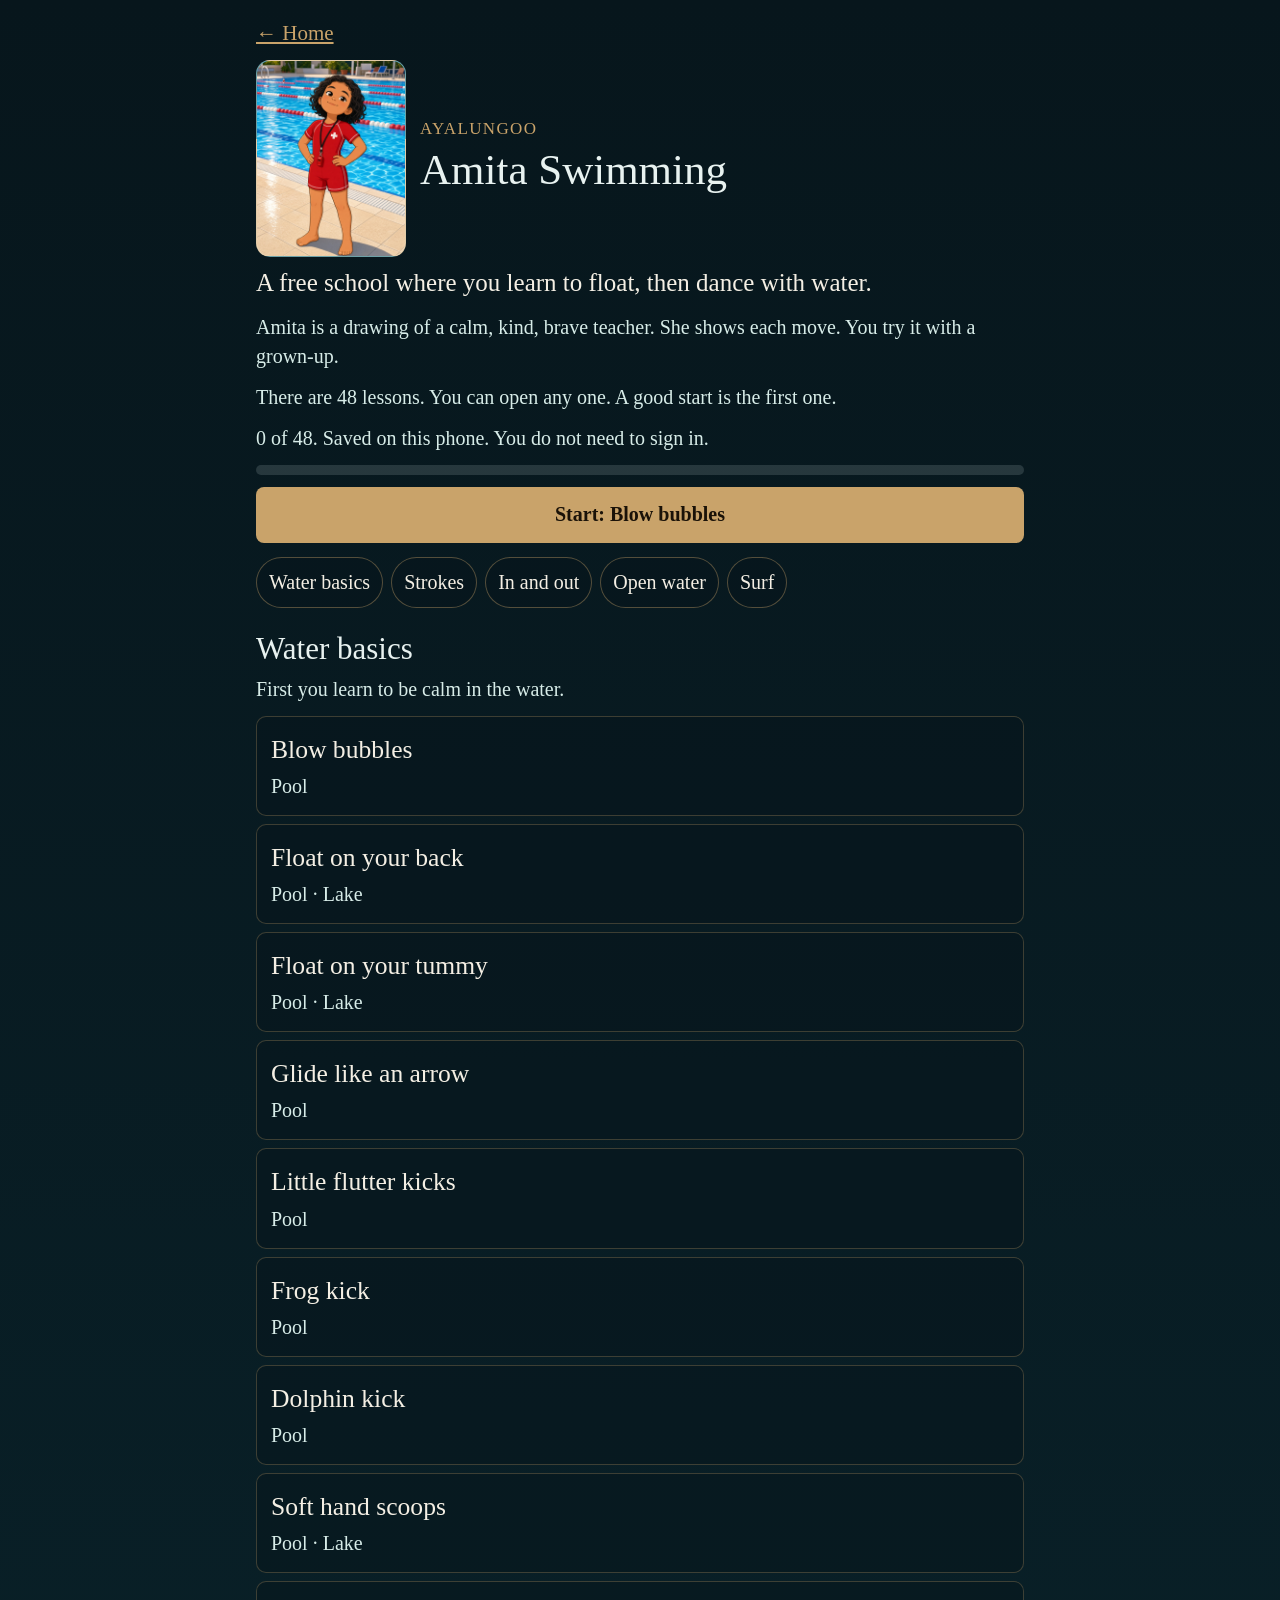
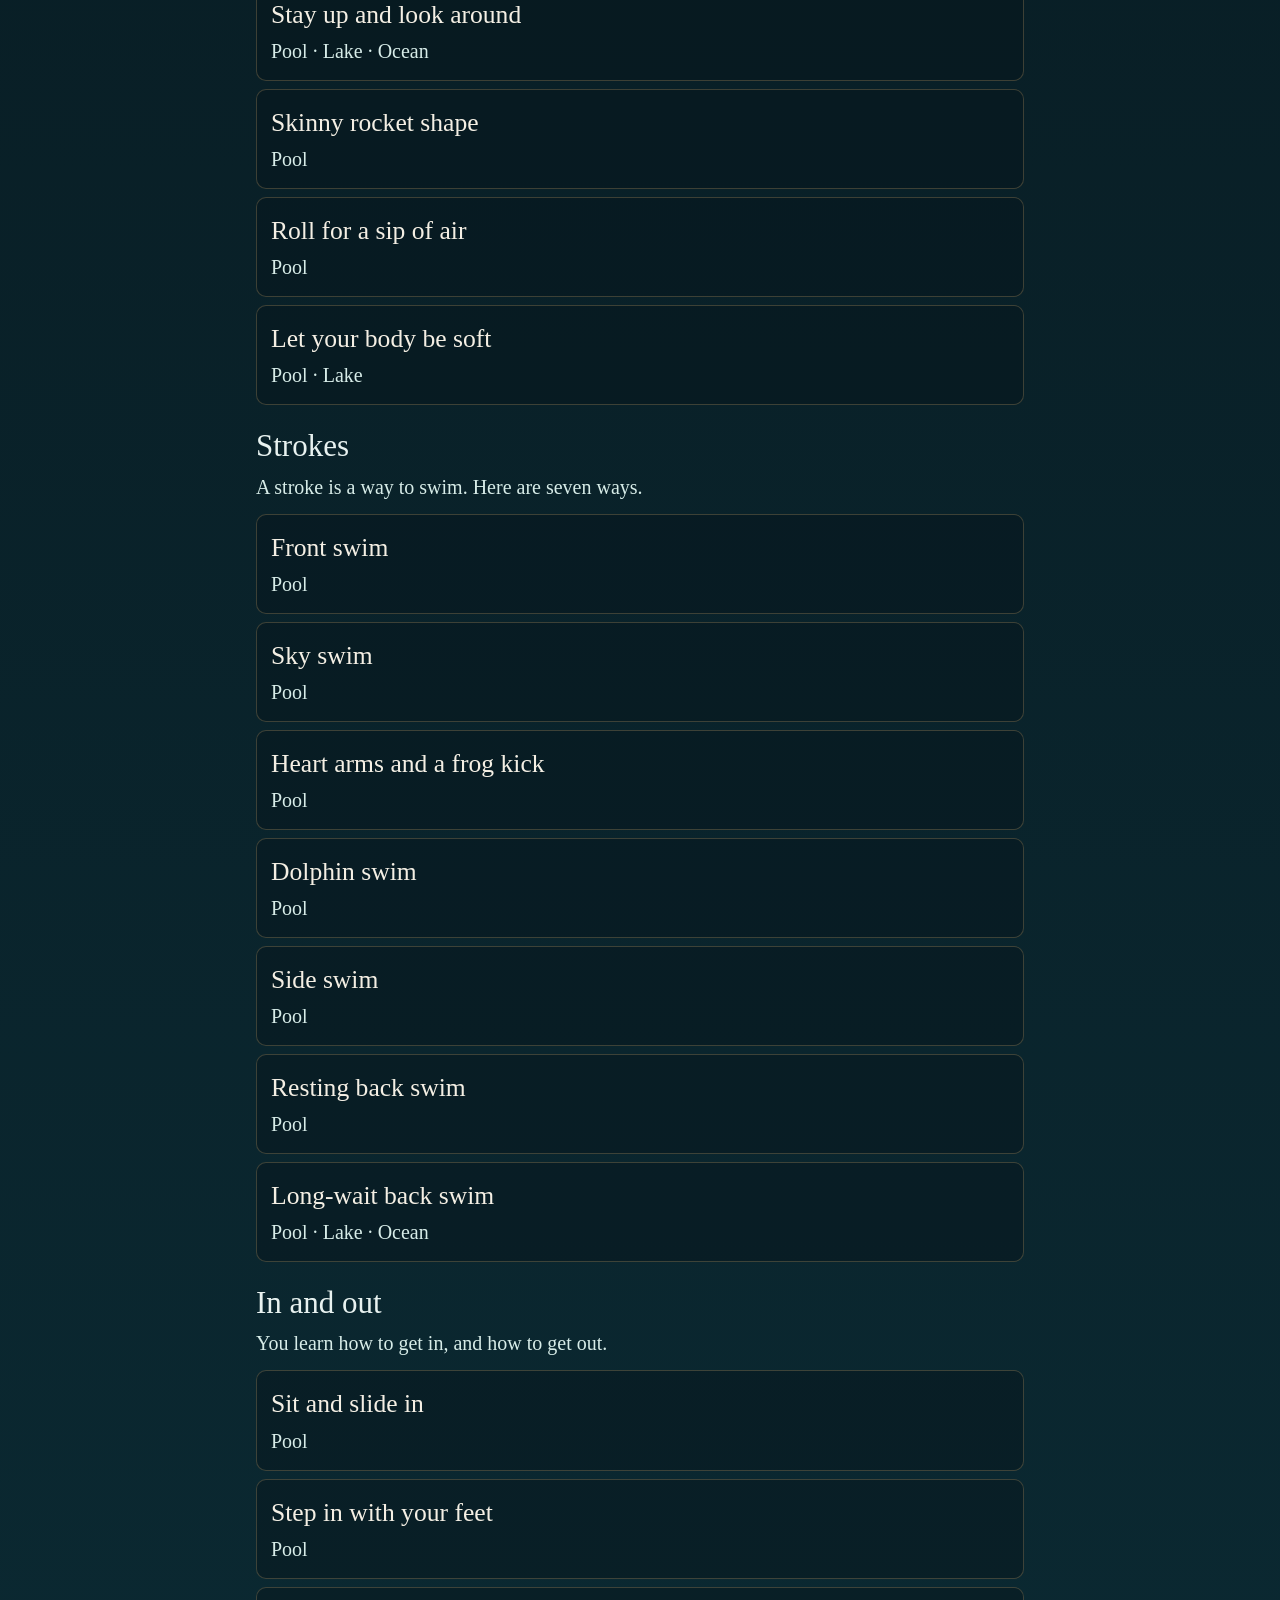
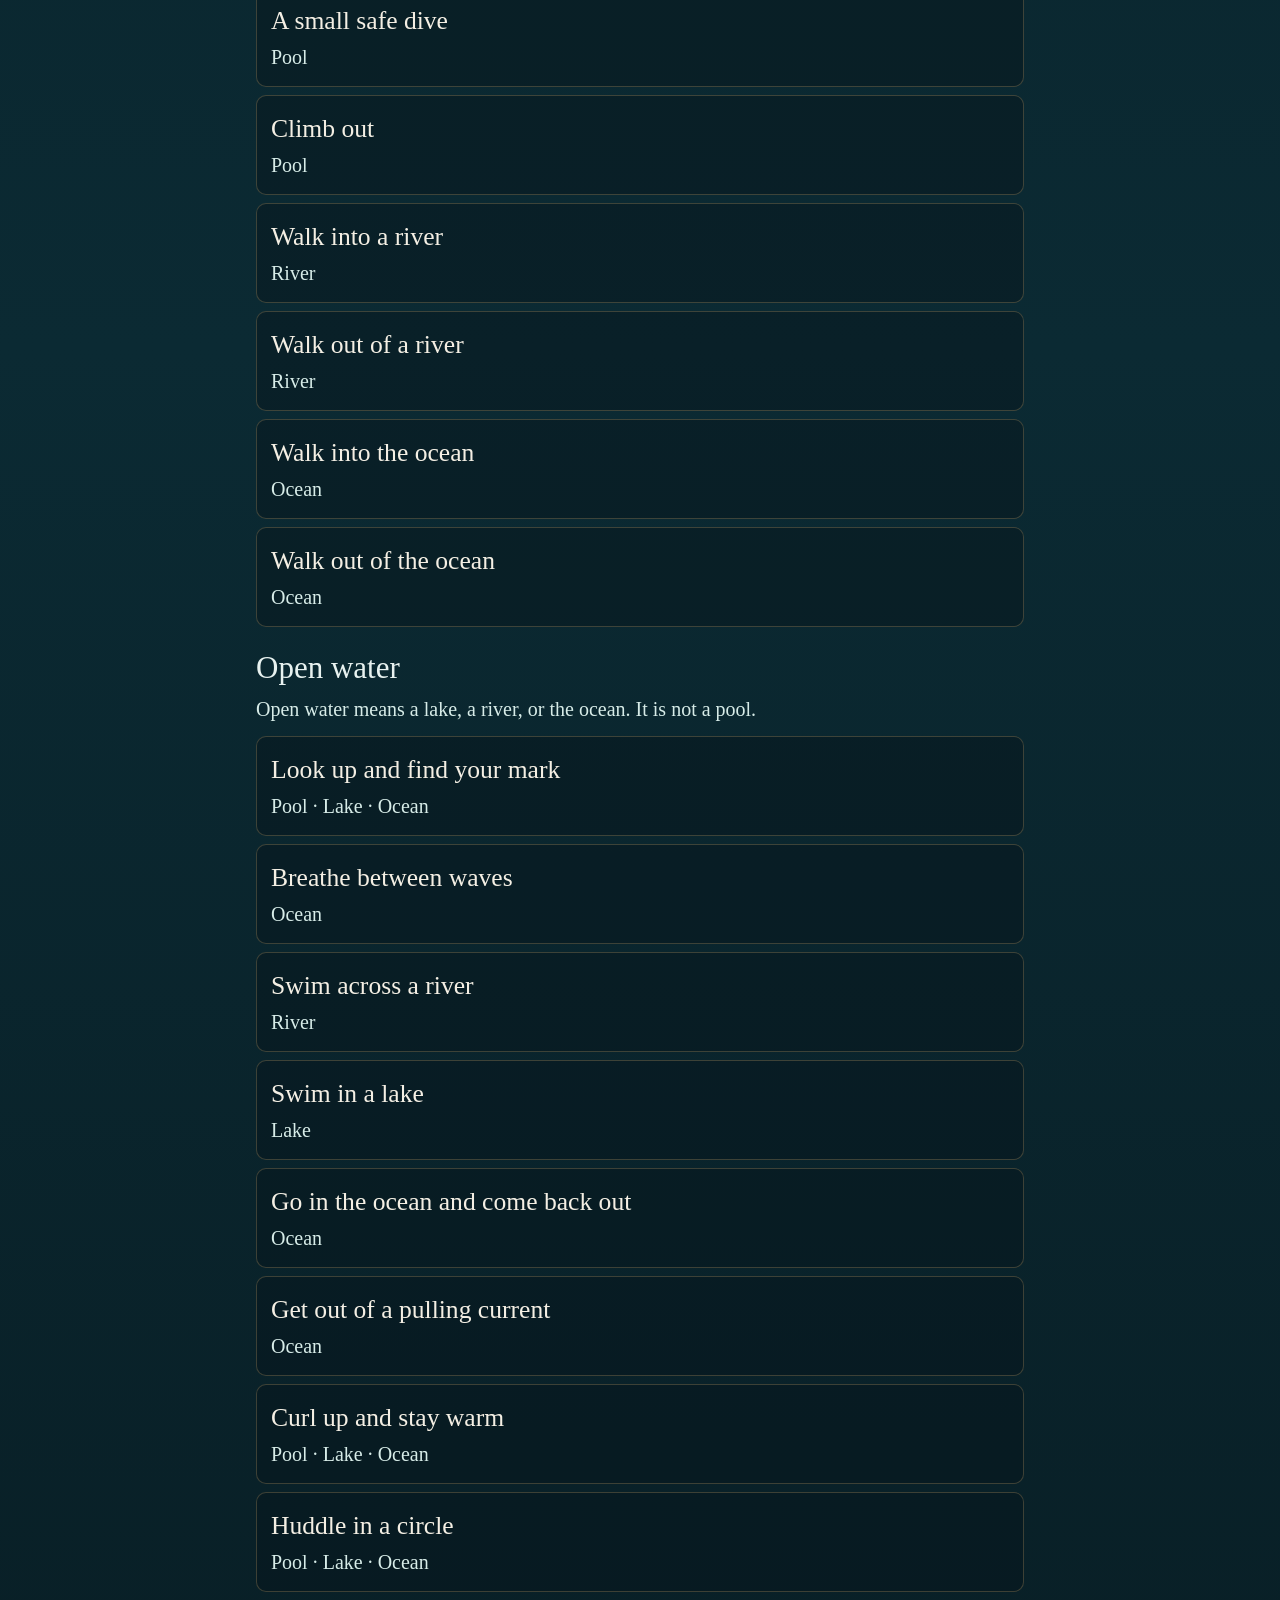
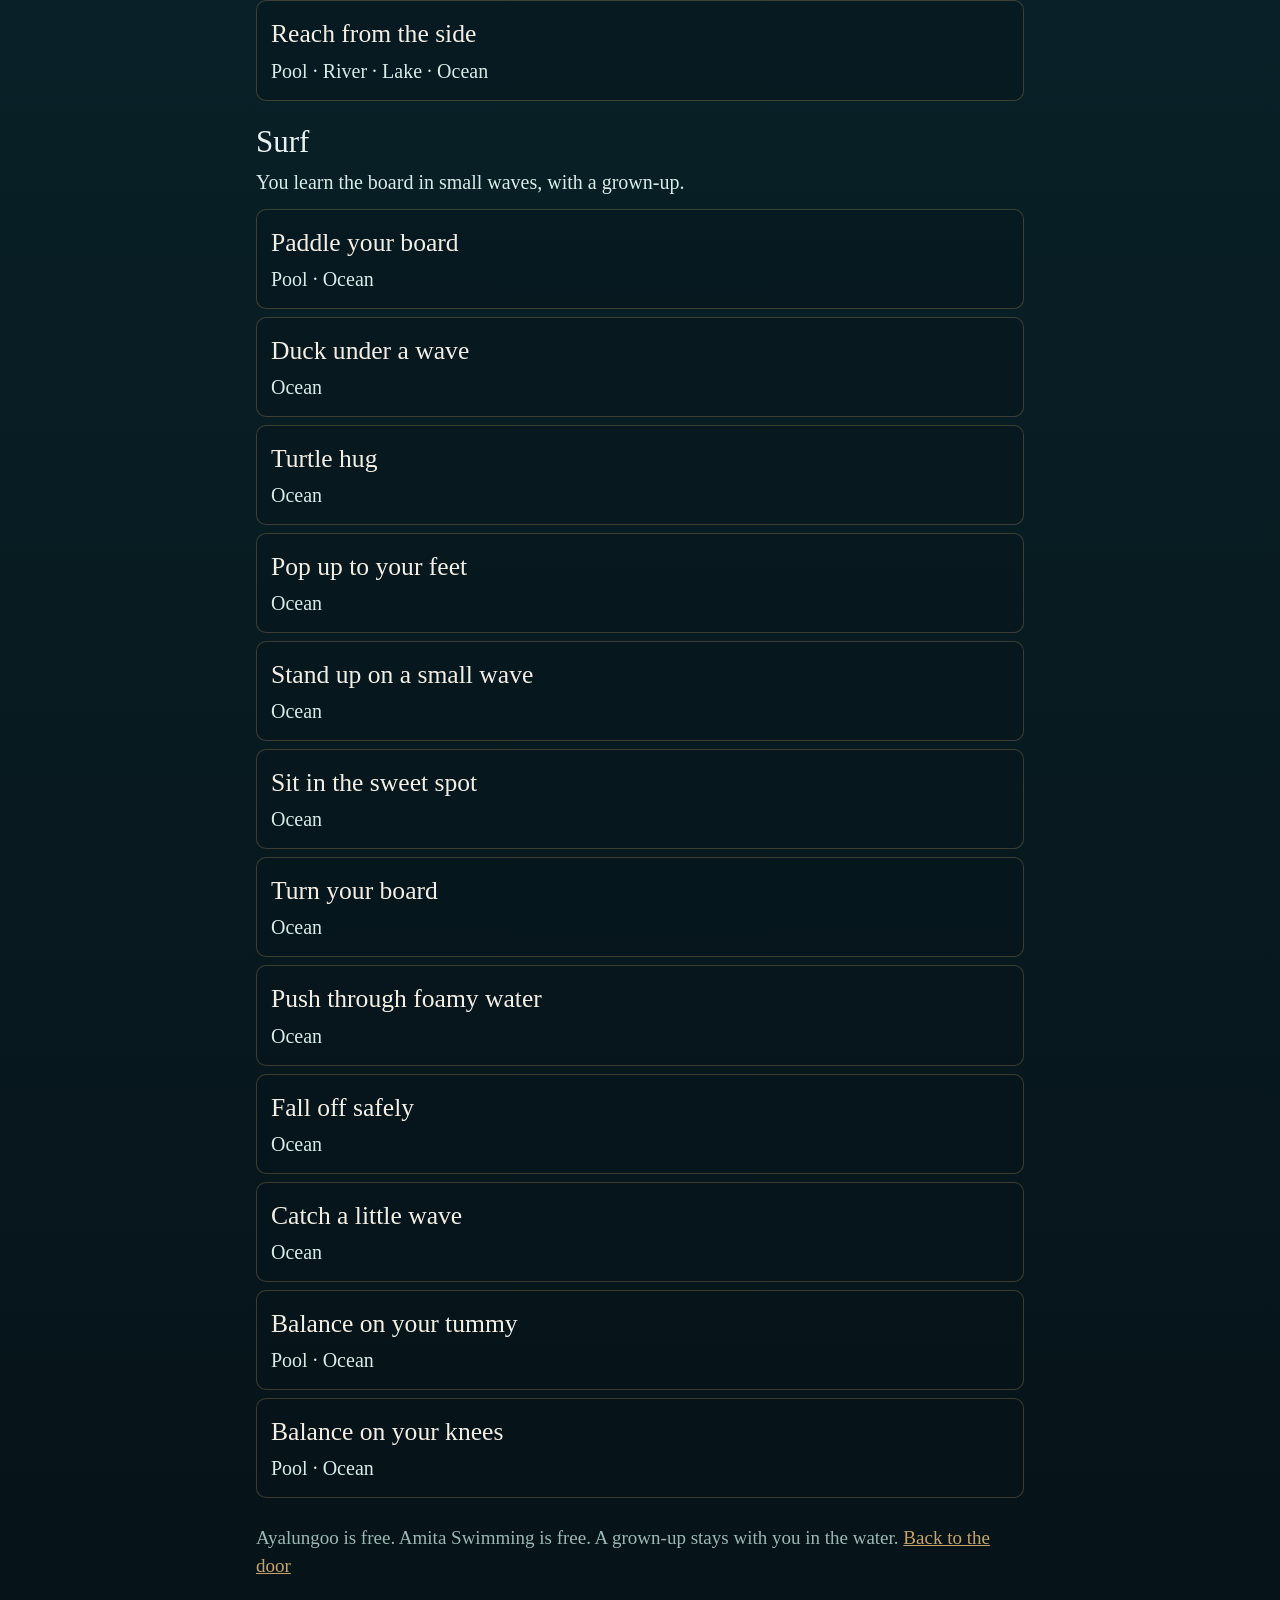
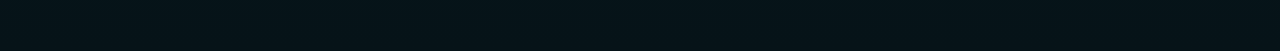
<file: swimming/index.html>
<!DOCTYPE html>
<html lang="en">
<head>
  <meta charset="utf-8" />
  <meta name="viewport" content="width=device-width, initial-scale=1" />
  <title>Amita Swimming — Ayalungoo</title>
  <meta name="description" content="A free school where you learn to float, then dance with water." />
  <meta name="theme-color" content="#07161c" />
  <meta name="apple-mobile-web-app-capable" content="yes" />
  <meta name="apple-mobile-web-app-title" content="Ayalungoo" />
  <link rel="manifest" href="/manifest.json" />
  <link rel="icon" href="/favicon.ico" sizes="any" />
  <link rel="icon" href="/icon.svg" type="image/svg+xml" />
  <link rel="apple-touch-icon" href="/apple-touch-icon.png" />
  <link rel="stylesheet" href="/swimming/school.css" />
  <link rel="stylesheet" href="/swimming/amita.css" />
</head>
<body data-page="school">
  <div class="wrap">
    <p class="back"><a href="/">← Home</a></p>
    <main id="school">
      <h1>Amita Swimming</h1>
      <p class="purpose">A free school where you learn to float, then dance with water.</p>
      <p class="note">The lessons are opening.</p>
    </main>
  </div>
  <noscript>
    <p>Ask a grown-up to turn on JavaScript so the lessons can open.</p>
  </noscript>
  <script src="/swimming/lessons.js"></script>
  <script src="/swimming/amita.js"></script>
  <script src="/swimming/app.js"></script>
</body>
</html>
</file>
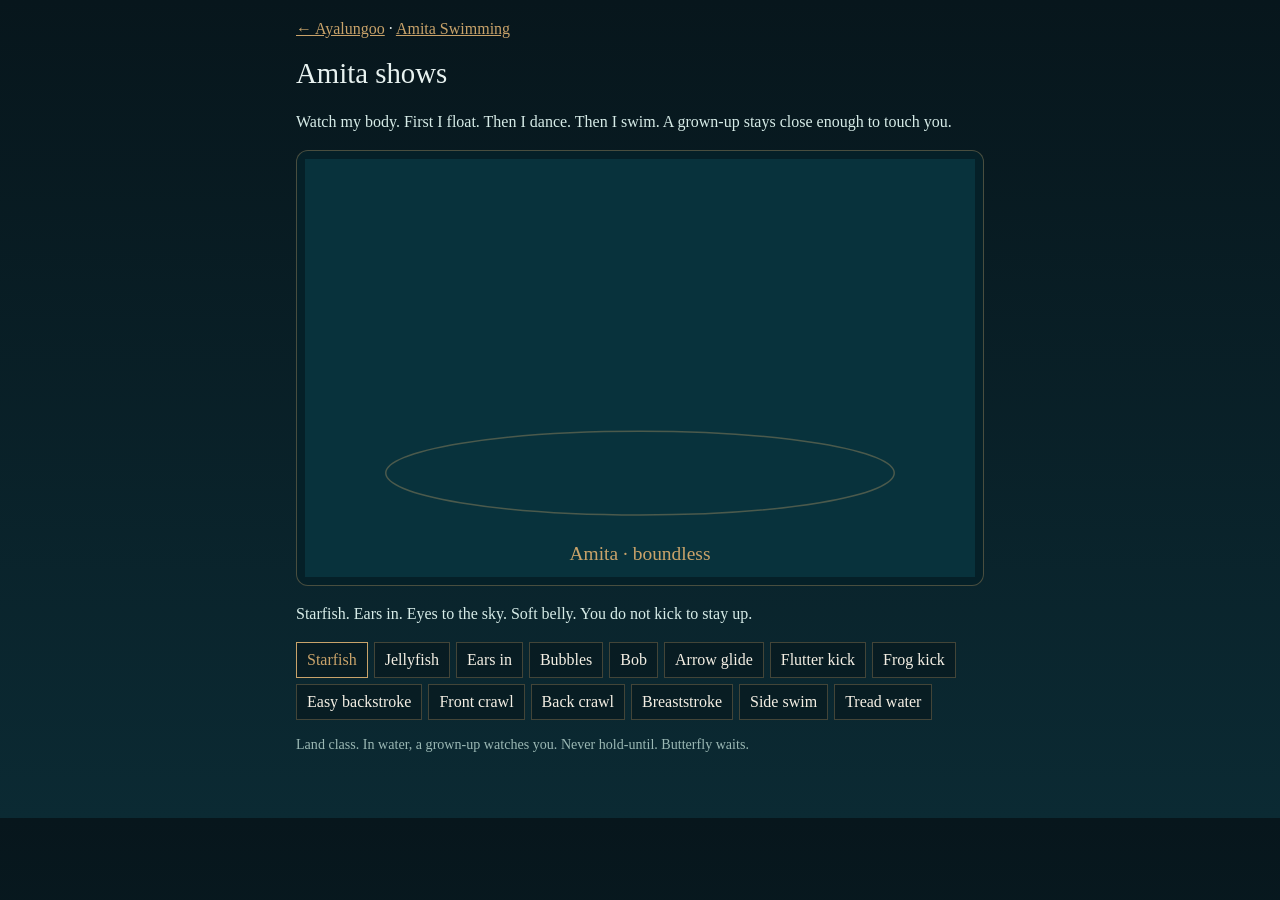
<file: amita-show.html>
<!DOCTYPE html>
<html lang="en">
<head>
  <meta charset="utf-8" />
  <meta name="viewport" content="width=device-width, initial-scale=1" />
  <title>Amita shows — Ayalungoo</title>
  <link rel="icon" href="/favicon.ico" sizes="any" />
  <link rel="icon" href="/icon.svg" type="image/svg+xml" />
  <link rel="apple-touch-icon" href="/apple-touch-icon.png" />
  <style>
    :root { --gold:#c9a36a; --foam:#d7ece8; }
    * { box-sizing: border-box; }
    body { margin:0; font-family: Georgia, serif; color:#e8f2f0; background:linear-gradient(180deg,#07161c,#0b2a33); }
    .wrap { max-width:720px; margin:0 auto; padding:20px 16px 48px; }
    a { color:var(--gold); }
    h1 { font-weight:500; font-size:1.8rem; }
    .lede, .caps, .safe { color:var(--foam); line-height:1.5; }
    .pool { background:#052028; border:1px solid rgba(201,163,106,.35); border-radius:12px; margin:16px 0; padding:8px; }
    svg { width:100%; height:auto; display:block; }
    .grid { display:flex; flex-wrap:wrap; gap:6px; }
    button { background:rgba(7,22,28,.6); color:#f4efe4; border:1px solid rgba(201,163,106,.3); padding:8px 10px; cursor:pointer; font:inherit; }
    button.on { border-color:var(--gold); color:var(--gold); }
    .safe { color:#9bb8b4; font-size:.88rem; }
    .wave { animation: wave 2.4s ease-in-out infinite; }
    .kick { animation: kick 1.1s ease-in-out infinite; }
    .kick2 { animation: kick 1.1s ease-in-out infinite reverse; }
    @keyframes kick { 50% { transform: rotate(18deg); } }
    @keyframes wave { 50% { transform: translateY(4px); } }
  </style>
</head>
<body>
  <div class="wrap">
    <a href="/">← Ayalungoo</a>
    · <a href="/swimming/">Amita Swimming</a>
    <h1>Amita shows</h1>
    <p class="lede">Watch my body. First I float. Then I dance. Then I swim. A grown-up stays close enough to touch you.</p>
    <div class="pool">
      <svg viewBox="0 0 448 280" aria-label="Amita demonstrating">
        <rect width="448" height="280" fill="#08323c"/>
        <ellipse class="wave" cx="224" cy="210" rx="170" ry="28" fill="none" stroke="#c9a36a" stroke-opacity=".35"/>
        <g id="fig">
          <circle cx="224" cy="78" r="16" fill="#e8f2f0"/>
          <rect x="206" y="96" width="36" height="72" rx="10" fill="#c9a36a"/>
          <line id="armL" x1="206" y1="110" x2="150" y2="118" stroke="#c9a36a" stroke-width="8" stroke-linecap="round"/>
          <line id="armR" x1="242" y1="110" x2="298" y2="118" stroke="#c9a36a" stroke-width="8" stroke-linecap="round"/>
          <line class="kick" id="legL" x1="214" y1="166" x2="188" y2="230" stroke="#c9a36a" stroke-width="8" stroke-linecap="round"/>
          <line class="kick2" id="legR" x1="234" y1="166" x2="260" y2="230" stroke="#c9a36a" stroke-width="8" stroke-linecap="round"/>
        </g>
        <text x="224" y="268" text-anchor="middle" fill="#c9a36a" font-size="13">Amita · boundless</text>
      </svg>
    </div>
    <p class="caps" id="cap">Starfish. Ears in. Eyes to the sky. Soft belly.</p>
    <div class="grid" id="grid"></div>
    <p class="safe">Land class. In water, a grown-up watches you. Never hold-until. Butterfly waits.</p>
  </div>
  <script>
    const MOVES=[
      {id:'starfish',name:'Starfish',cap:'Starfish. Ears in. Eyes to the sky. Soft belly. You do not kick to stay up.',rot:90,arms:[-20,20],legs:[-28,28],kick:false},
      {id:'jellyfish',name:'Jellyfish',cap:'Jellyfish. Soft curl. Face in the quiet water. Long bubbles.',rot:80,arms:[40,-40],legs:[20,-20],kick:false},
      {id:'ears',name:'Ears in',cap:'Head is the steering wheel. Ears in, hips rise.',rot:0,arms:[10,-10],legs:[6,-6],kick:false},
      {id:'bubbles',name:'Bubbles',cap:'Hum into the water. Bubbles out. Then sip air. Never hold until.',rot:20,arms:[8,-8],legs:[4,-4],kick:false},
      {id:'bob',name:'Bob',cap:'Mouth in. Bubbles. Stand. Air in. Again.',rot:0,arms:[30,-30],legs:[12,-12],kick:false},
      {id:'glide',name:'Arrow glide',cap:'Push from the wall. Arms like an arrow. Then one kick.',rot:90,arms:[0,0],legs:[2,-2],kick:false},
      {id:'flutter',name:'Flutter kick',cap:'Small kicks from the hips. Toes loose. Hold the wall first.',rot:90,arms:[0,0],legs:[-8,8],kick:true},
      {id:'frog',name:'Frog kick',cap:'Heels in. Press out and back together. Like a frog.',rot:90,arms:[16,-16],legs:[-24,24],kick:true},
      {id:'easyback',name:'Easy backstroke',cap:'On your back. Arms like an airplane. Then rest. Gentle frog kick.',rot:90,arms:[-35,35],legs:[-16,16],kick:true},
      {id:'crawl',name:'Front crawl',cap:'One arm, then the other. Face turns for a sip. After the float is quiet.',rot:90,arms:[-50,10],legs:[-10,10],kick:true},
      {id:'backcrawl',name:'Back crawl',cap:'On your back. Arms windmill slow. Look at the sky.',rot:90,arms:[-40,50],legs:[-10,10],kick:true},
      {id:'breast',name:'Breaststroke',cap:'Arms draw a heart. Frog kick. Glide. Do not rush the glide.',rot:90,arms:[-30,30],legs:[-22,22],kick:true},
      {id:'side',name:'Side swim',cap:'On your side. Legs like scissors. A quiet way home.',rot:90,arms:[-5,40],legs:[-20,8],kick:true},
      {id:'tread',name:'Tread water',cap:'Head up. Soft hands. Soft kicks. Stay near the wall.',rot:0,arms:[-25,25],legs:[-12,12],kick:true}
    ];
    const fig=document.getElementById('fig'),cap=document.getElementById('cap'),grid=document.getElementById('grid');
    function show(m){
      document.querySelectorAll('button').forEach(b=>b.classList.toggle('on',b.dataset.id===m.id));
      cap.textContent=m.cap;
      fig.style.transform='rotate('+m.rot+'deg)';
      document.getElementById('armL').setAttribute('transform','rotate('+m.arms[0]+' 206 110)');
      document.getElementById('armR').setAttribute('transform','rotate('+m.arms[1]+' 242 110)');
      document.getElementById('legL').setAttribute('transform','rotate('+m.legs[0]+' 214 166)');
      document.getElementById('legR').setAttribute('transform','rotate('+m.legs[1]+' 234 166)');
      document.getElementById('legL').classList.toggle('kick',m.kick);
      document.getElementById('legR').classList.toggle('kick2',m.kick);
    }
    MOVES.forEach(m=>{const b=document.createElement('button');b.textContent=m.name;b.dataset.id=m.id;b.onclick=()=>show(m);grid.appendChild(b);});
    show(MOVES[0]);
  </script>
</body>
</html>
</file>
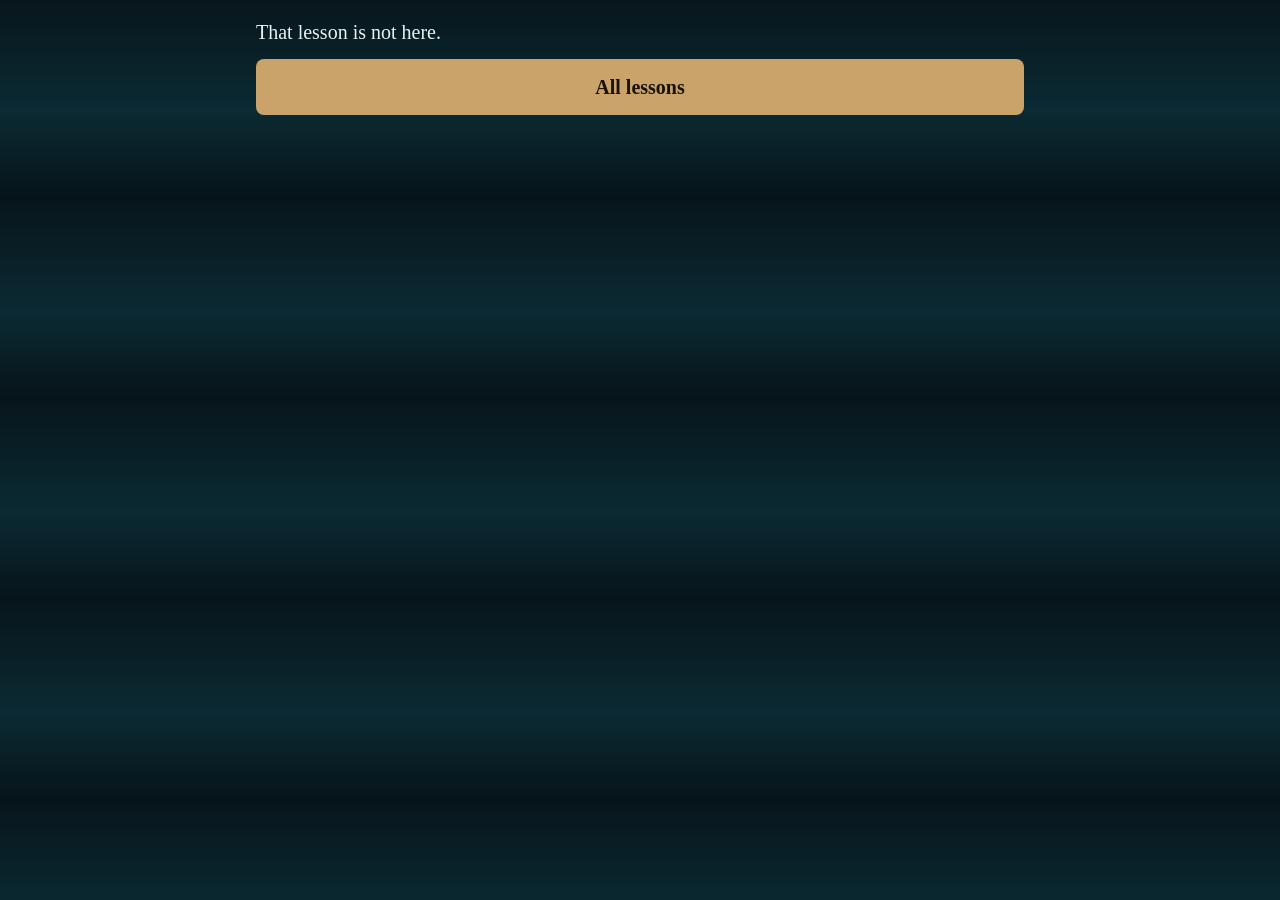
<file: swimming/lesson.html>
<!DOCTYPE html>
<html lang="en">
<head>
  <meta charset="utf-8" />
  <meta name="viewport" content="width=device-width, initial-scale=1" />
  <title>Lesson — Amita Swimming</title>
  <meta name="description" content="A free swimming lesson with Amita." />
  <meta name="theme-color" content="#07161c" />
  <meta name="apple-mobile-web-app-capable" content="yes" />
  <link rel="manifest" href="/manifest.json" />
  <link rel="icon" href="/favicon.ico" sizes="any" />
  <link rel="icon" href="/icon.svg" type="image/svg+xml" />
  <link rel="apple-touch-icon" href="/apple-touch-icon.png" />
  <link rel="stylesheet" href="/swimming/school.css" />
  <link rel="stylesheet" href="/swimming/amita.css" />
</head>
<body data-page="lesson">
  <div class="wrap">
    <main id="lesson">
      <p>Amita is opening your lesson.</p>
    </main>
  </div>
  <noscript>
    <p>Ask a grown-up to turn on JavaScript so this lesson can open. You can go back to <a href="/swimming/">all lessons</a>.</p>
  </noscript>
  <script src="/swimming/lessons.js"></script>
  <script src="/swimming/rig.js"></script>
  <script src="/swimming/keyframes.js"></script>
  <script src="/swimming/amita.js"></script>
  <script src="/swimming/app.js"></script>
</body>
</html>
</file>
<file: swimming/school.css>
:root {
  --deep: #07161c;
  --foam: #d7ece8;
  --cream: #f4efe4;
  --gold: #c9a36a;
  --ink: #e8f2f0;
  --muted: #9bb8b4;
}
* { box-sizing: border-box; }
html { font-size: 20px; }
body {
  margin: 0;
  font-family: Georgia, serif;
  color: var(--ink);
  background: linear-gradient(180deg, #07161c, #0b2a33 55%, #061318);
  line-height: 1.45;
}
.wrap { max-width: 40rem; margin: 0 auto; padding: 18px 16px 72px; }
a { color: var(--gold); }
h1 { font-weight: 500; font-size: 2.15rem; line-height: 1.12; margin: 8px 0; }
h2 { font-weight: 500; font-size: 1.55rem; line-height: 1.2; margin: 22px 0 8px; }
p { margin: 0 0 12px; }
.back { font-size: 1.05rem; }
.teacher { display: flex; gap: 14px; align-items: center; margin-bottom: 8px; }
.teacher-frame { width: 150px; flex: none; border-radius: 16px; overflow: hidden; }
.teacher-copy { min-width: 0; }
.teacher-copy h1 { margin: 0 0 6px; }
.purpose { color: var(--cream); font-size: 1.25rem; }
.note, .shows { color: var(--foam); }
.eyebrow {
  color: var(--gold);
  letter-spacing: .08em;
  text-transform: uppercase;
  font-size: .85rem;
  margin-bottom: 4px;
}
.jumps { display: flex; flex-wrap: wrap; gap: 8px; margin: 14px 0; }
.jumps a, .chip {
  text-decoration: none;
  border: 1px solid rgba(201, 163, 106, .4);
  color: var(--cream);
  background: rgba(7, 22, 28, .45);
  padding: 10px 12px;
  border-radius: 999px;
  min-height: 48px;
  display: inline-flex;
  align-items: center;
}
.bar {
  height: 10px;
  background: rgba(215, 236, 232, .15);
  border-radius: 999px;
  overflow: hidden;
  margin: 8px 0 12px;
}
.bar span {
  display: block;
  height: 100%;
  width: 0;
  background: var(--gold);
}
a.go, button.go {
  display: flex;
  align-items: center;
  justify-content: center;
  width: 100%;
  min-height: 56px;
  margin: 8px 0 14px;
  padding: 12px 14px;
  background: var(--gold);
  color: #1a1208;
  text-decoration: none;
  border: 0;
  border-radius: 8px;
  font: inherit;
  font-weight: 600;
  text-align: center;
  cursor: pointer;
}
.card {
  display: block;
  text-decoration: none;
  color: var(--cream);
  border: 1px solid rgba(201, 163, 106, .28);
  background: rgba(7, 22, 28, .45);
  padding: 14px;
  margin: 8px 0;
  border-radius: 10px;
  min-height: 72px;
}
.card strong { display: block; font-size: 1.28rem; font-weight: 500; }
.card .meta { display: block; color: var(--foam); margin-top: 4px; }
.card .mark { display: inline-block; margin-top: 6px; color: var(--gold); font-size: .95rem; }
.card.here { border-color: var(--gold); }
.box {
  background: rgba(8, 24, 30, .72);
  border: 1px solid rgba(215, 236, 232, .12);
  border-radius: 12px;
  padding: 14px;
  margin: 12px 0;
}
.box h2 { margin-top: 0; }
.breath { background: rgba(26, 90, 99, .4); }
.safety {
  border-left: 4px solid var(--gold);
  background: rgba(201, 163, 106, .12);
}
ol.steps { margin: 0; padding-left: 1.3rem; }
ol.steps li { margin: 0 0 10px; }
.choices { display: flex; gap: 8px; }
.choices button {
  flex: 1;
  min-height: 56px;
  font: inherit;
  font-size: 1.1rem;
  background: transparent;
  color: var(--cream);
  border: 1px solid rgba(201, 163, 106, .5);
  border-radius: 8px;
  cursor: pointer;
}
.choices button.on { background: var(--gold); color: #1a1208; border-color: var(--gold); }
.saved { color: var(--gold); min-height: 1.4em; }
.nav-row { display: flex; flex-direction: column; gap: 8px; margin-top: 8px; }
footer { margin-top: 26px; color: var(--muted); font-size: .95rem; }
@media (prefers-reduced-motion: reduce) {
  .bar span { transition: none; }
}
</file>
<file: swimming/amita.css>
.stage {
  background: #041014;
  border: 1px solid rgba(201, 163, 106, .4);
  border-radius: 14px;
  overflow: hidden;
}
.stage svg { width: 100%; height: auto; display: block; }
.amita-picture { display: block; width: 100%; height: auto; }
.door-amita.stage, .teacher-frame.stage {
  display: block;
  background: linear-gradient(180deg, #2ea0d0 0 40%, #f3e6cf 40% 100%);
}
#stage {
  display: flex;
  justify-content: center;
  align-items: flex-end;
  background: linear-gradient(180deg, #2ea0d0 0 46%, #f3e6cf 46% 100%);
}
#stage .amita-picture {
  width: auto;
  max-width: 100%;
  max-height: 70vh;
}
#stage.doll-stage {
  display: block;
  position: relative;
  height: 380px;
  overflow: hidden;
  background: #9fd4f5;
}
.doll-stage .sea {
  position: absolute;
  left: 0;
  right: 0;
  top: 46%;
  bottom: 0;
  background: #1c86c9;
}
.water-river { background: #d7ead4; }
.water-river .sea { background: #1d6a52; top: 42%; }
.water-lake { background: #d5eef5; }
.water-lake .sea { background: #14748a; }
.water-ocean { background: #b9dff5; }
.water-ocean .sea { background: #0a5684; top: 40%; }
.doll-stage.show-full .sea { top: 0; }
.doll-stage.show-shallow .sea { top: 64%; }
#stage.doll-stage.show-mouth {
  background: linear-gradient(180deg, #e7f6ff 0%, #c5e8f8 100%);
}
.doll-stage.show-mouth .sea {
  top: 24%;
  background: linear-gradient(180deg, #2b94c9 0%, #1876b4 20%, #0e568c 100%);
}
.doll-stage.show-mouth .sea:before {
  content: "";
  position: absolute;
  left: 0;
  right: 0;
  top: 0;
  height: 3px;
  background: rgba(255, 255, 255, .8);
}
.doll-stage[data-move="breath"] .bubbles {
  left: 44%;
  top: 1%;
  width: 30px;
  height: 44px;
}
.doll-stage[data-move="breath"] .bubbles:after {
  content: "";
  position: absolute;
  left: 0;
  bottom: 0;
  width: 12px;
  height: 12px;
  border-radius: 50%;
  background: rgba(255, 255, 255, .96);
  box-shadow: 14px 2px 0 -1px rgba(255, 255, 255, .92), 7px -4px 0 -2px rgba(255, 255, 255, .88);
}
.doll-stage .rig {
  position: absolute;
  width: 150px;
  height: 360px;
  left: 50%;
  top: 50%;
  margin-left: -75px;
  margin-top: -180px;
  z-index: 3;
}
.doll-stage .place-low { top: 64%; }
.doll-stage .place-high { top: 36%; }
.doll-stage .place-left { left: 34%; }
.doll-stage .place-right { left: 70%; }
.doll-stage .doll,
.doll-stage .limb,
.doll-stage .piece {
  position: absolute;
  inset: 0;
  width: 100%;
  height: 100%;
}
.doll-stage .arm.l { transform-origin: 26.4% 33.2%; z-index: 5; }
.doll-stage .arm.r { transform-origin: 78.9% 31.3%; z-index: 5; }
.doll-stage .limb.l { transform-origin: 33.6% 63.8%; z-index: 3; }
.doll-stage .limb.r { transform-origin: 62% 63.8%; z-index: 3; }
.doll-stage .calf.l { transform-origin: 28.8% 80.7%; }
.doll-stage .calf.r { transform-origin: 68% 80.7%; }
.doll-stage .body { z-index: 4; }
.doll-stage .board {
  position: absolute;
  height: 18px;
  border-radius: 20px;
  background: linear-gradient(#fffaf2, #e4d3ae);
  box-shadow: 0 4px 0 rgba(90, 60, 20, .18);
  z-index: 1;
}
.doll-stage .board-sit { left: -78px; right: -78px; top: 61%; }
.doll-stage .board-prone { left: -96px; right: -96px; top: 47%; height: 24px; }
.doll-stage .board-knee { left: -64px; right: -64px; top: 74%; }
.doll-stage .deck {
  position: absolute;
  left: 0;
  right: 0;
  top: 0;
  height: 34%;
  background: #e6d3b8;
  border-bottom: 8px solid #c9b08a;
  z-index: 1;
}
.doll-stage .shore,
.doll-stage .shore-right {
  position: absolute;
  bottom: 0;
  top: 34%;
  width: 32%;
  background: #e4cf9e;
  z-index: 1;
}
.doll-stage .shore { left: 0; border-radius: 0 70px 0 0; }
.doll-stage .shore-right { right: 0; left: auto; border-radius: 70px 0 0 0; }
.doll-stage .face-cover {
  position: absolute;
  left: 37%;
  top: 13%;
  width: 26%;
  height: 10%;
  border-radius: 50%;
  background: rgba(16, 118, 184, .48);
  box-shadow: 0 7px 8px rgba(10, 80, 140, .28);
  z-index: 6;
  opacity: 0;
}
.doll-stage.show-face .face-cover { opacity: 1; }
.doll-stage .bubbles {
  position: absolute;
  left: 46%;
  top: 16%;
  width: 40px;
  height: 54px;
  z-index: 7;
  pointer-events: none;
}
.doll-stage .bubbles i {
  position: absolute;
  bottom: 0;
  width: 11px;
  height: 11px;
  border-radius: 50%;
  background: rgba(255, 255, 255, .95);
  animation: locked-bubble-rise 1.7s ease-in infinite;
}
.doll-stage .bubbles i:nth-child(2) { left: 16px; width: 8px; height: 8px; animation-delay: .3s; }
.doll-stage .bubbles i:nth-child(3) { left: 8px; width: 9px; height: 9px; animation-delay: .6s; }
.doll-stage .wave {
  position: absolute;
  left: -8%;
  right: -8%;
  top: 38%;
  height: 26px;
  border-radius: 50%;
  background: rgba(255, 255, 255, .42);
  z-index: 2;
  animation: wave-bob 2.8s ease-in-out infinite;
}
.doll-stage .ripples {
  position: absolute;
  left: 0;
  right: 0;
  top: 46%;
  height: 16px;
  z-index: 2;
  pointer-events: none;
  overflow: hidden;
}
.water-river .ripples { top: 42%; }
.water-ocean .ripples { top: 40%; }
.doll-stage.show-full .ripples { top: 30%; }
.doll-stage.show-shallow .ripples { top: 64%; }
.doll-stage.show-mouth .ripples { top: 24%; }
.doll-stage .ripples i {
  position: absolute;
  left: -12%;
  width: 124%;
  height: 2px;
  border-radius: 2px;
  background: rgba(255, 255, 255, .72);
  animation: ripple-drift 3.4s linear infinite;
}
.doll-stage .ripples i:nth-child(2) {
  top: 6px;
  opacity: .62;
  animation-duration: 4.6s;
  animation-delay: -.8s;
}
.doll-stage .ripples i:nth-child(3) {
  top: 11px;
  opacity: .38;
  animation-duration: 5.2s;
  animation-delay: -1.6s;
}
.doll-stage .splash {
  position: absolute;
  left: 22%;
  top: 80%;
  width: 36px;
  height: 22px;
  z-index: 6;
  pointer-events: none;
}
.doll-stage .splash i {
  position: absolute;
  bottom: 0;
  width: 6px;
  height: 6px;
  border-radius: 50%;
  background: rgba(255, 255, 255, .92);
  animation: splash-pop .65s ease-in infinite;
}
.doll-stage .splash i:nth-child(2) { left: 12px; animation-delay: .18s; }
.doll-stage .splash i:nth-child(3) { left: 22px; width: 5px; height: 5px; animation-delay: .36s; }
.doll-stage .foam { position: absolute; inset: 0; z-index: 4; pointer-events: none; }
.doll-stage .foam i {
  position: absolute;
  width: 18px;
  height: 14px;
  border-radius: 50%;
  background: rgba(255, 255, 255, .8);
  animation: foam-drift 2.6s ease-in-out infinite;
}
.doll-stage .foam i:nth-child(2) { animation-duration: 3.1s; }
.doll-stage .foam i:nth-child(3) { animation-duration: 2.2s; }
.doll-stage .foam i:nth-child(1) { left: 18%; top: 58%; }
.doll-stage .foam i:nth-child(2) { left: 46%; top: 64%; width: 26px; }
.doll-stage .foam i:nth-child(3) { right: 16%; top: 54%; }
.doll-stage .arrows {
  position: absolute;
  right: 18px;
  top: 48%;
  display: flex;
  flex-direction: column;
  gap: 10px;
  z-index: 2;
}
.doll-stage .arrows i {
  width: 0;
  height: 0;
  border-left: 14px solid transparent;
  border-right: 14px solid transparent;
  border-top: 26px solid #fffaf2;
  animation: current-push 1.15s ease-in-out infinite alternate;
}
.doll-stage .arrows i:nth-child(2) { animation-delay: .2s; }
.doll-stage .arrows i:nth-child(3) { animation-delay: .4s; }
.doll-stage .friends { position: absolute; inset: 0; z-index: 2; pointer-events: none; }
.doll-stage .friends i {
  position: absolute;
  top: 42%;
  width: 42px;
  height: 42px;
  border-radius: 50%;
  background: #f4efe4;
  box-shadow: 0 28px 0 -10px #9bb8b4;
}
.doll-stage .friends i:first-child { left: 8%; }
.doll-stage .friends i:last-child { right: 8%; }
.doll-stage .stick {
  position: absolute;
  left: 16%;
  top: 42%;
  width: 42%;
  height: 7px;
  border-radius: 7px;
  background: #c9a36a;
  transform: rotate(16deg);
  z-index: 4;
}
.doll-stage .ring {
  position: absolute;
  left: 10%;
  top: 58%;
  width: 34px;
  height: 34px;
  border: 5px solid #f4efe4;
  border-radius: 50%;
  z-index: 2;
}
.doll-stage .mark {
  position: absolute;
  right: 8%;
  top: 18%;
  width: 8px;
  height: 42px;
  background: #c9a36a;
  z-index: 2;
}
.doll-stage .mark:before {
  content: "";
  position: absolute;
  left: 8px;
  top: 0;
  border-top: 10px solid transparent;
  border-bottom: 10px solid transparent;
  border-left: 16px solid #fffaf2;
}
@media (prefers-reduced-motion: reduce) {
  .doll-stage .rig,
  .doll-stage .doll,
  .doll-stage .limb,
  .doll-stage .piece,
  .doll-stage .board,
  .doll-stage .face-cover,
  .doll-stage .bubbles,
  .doll-stage .bubbles i,
  .doll-stage .ripples i,
  .doll-stage .splash i,
  .doll-stage .wave,
  .doll-stage .foam i,
  .doll-stage .arrows i { animation: none !important; }
}
.locked-move { position: relative; width: 100%; }
.locked-amita { display: block; width: 100%; height: auto; }
.locked-bubbles {
  position: absolute;
  left: 46%;
  top: 21%;
  width: 48px;
  height: 70px;
  z-index: 3;
  pointer-events: none;
}
.locked-bubbles span {
  position: absolute;
  top: 42px;
  left: 8px;
  width: 11px;
  height: 11px;
  border-radius: 50%;
  background: rgba(255, 255, 255, .95);
  animation: locked-bubble-rise 1.8s ease-in infinite;
}
.locked-bubbles span:nth-child(2) { left: 24px; top: 46px; width: 8px; height: 8px; animation-duration: 2.1s; animation-delay: .35s; }
.locked-bubbles span:nth-child(3) { left: 16px; top: 40px; width: 9px; height: 9px; animation-duration: 1.6s; animation-delay: .7s; }
@keyframes locked-bubble-rise {
  0% { transform: translate(0, 8px); opacity: 0; }
  18% { opacity: .98; }
  100% { transform: translate(6px, -78px); opacity: 0; }
}
@keyframes ripple-drift {
  from { transform: translateX(0); }
  to { transform: translateX(-48px); }
}
@keyframes splash-pop {
  0% { transform: translate(0, 4px) scale(.6); opacity: 0; }
  30% { opacity: .95; }
  100% { transform: translate(2px, -16px) scale(1); opacity: 0; }
}
@keyframes wave-bob {
  0%, 100% { transform: translateY(0); }
  50% { transform: translateY(7px); }
}
@keyframes foam-drift {
  0%, 100% { transform: translate(0, 0); }
  50% { transform: translate(7px, -4px); }
}
@keyframes current-push {
  from { transform: translateY(0); opacity: .6; }
  to { transform: translateY(8px); opacity: 1; }
}
@media (prefers-reduced-motion: reduce) {
  .locked-move, .locked-bubbles, .locked-bubbles span { animation: none !important; }
}
.girl-pos { transform-box: view-box; transform-origin: 0 0; }
.scene .sky { fill: #08323c; }
.scene .water-fill { fill: #0e6272; }
.scene[data-water="river"] .sky { fill: #102e28; }
.scene[data-water="river"] .water-fill { fill: #1d6a52; }
.scene[data-water="lake"] .sky { fill: #0c3340; }
.scene[data-water="lake"] .water-fill { fill: #14748a; }
.scene[data-water="ocean"] .sky { fill: #082433; }
.scene[data-water="ocean"] .water-fill { fill: #0a5684; }
.wave-line {
  fill: none;
  stroke: #d7ece8;
  stroke-opacity: .55;
  stroke-width: 2;
  animation: wave-slide 5s linear infinite;
}
.wave-b { stroke-opacity: .28; animation-duration: 7s; }
.scene[data-water="ocean"] .wave-line { stroke-width: 3; animation-duration: 3.2s; }
.tag, .where-label, .rip text {
  fill: #c9a36a;
  font-family: Georgia, serif;
  font-size: 16px;
}
.where-label { fill: #d7ece8; }
.shore path { fill: #cbb892; }
.wall rect { fill: #d7ece8; }
.wall-deep { fill: #07161c; }
.downstream path, .rip path { fill: #c9a36a; stroke: #c9a36a; stroke-width: 3; stroke-linecap: round; }
.foam circle { fill: #f4efe4; opacity: .85; }
.stick line { stroke: #cbb892; stroke-width: 5; stroke-linecap: round; }
.ring circle { fill: none; stroke: #c9a36a; stroke-width: 4; }
.friends circle { fill: #f4efe4; }
.friends rect { fill: #9bb8b4; }
.board-lie ellipse, .board-stand ellipse { fill: #f4efe4; }
.board-core { fill: #e4d3ae; }
.bubbles circle { fill: #f4efe4; }
.hair-back, .curl, .curl-front, .hair-cap { fill: #1a120e; }
.curl-lite { fill: #2e2016; }
.skin, .limb-shape, .neck, .foot { fill: #e88c4e; }
.suit, .sleeve, .shorts { fill: #c81016; }
.piping, .cuff, .cross { fill: #fff8f4; }
.hem { fill: none; stroke: #fff8f4; stroke-width: 1.7; stroke-linecap: round; }
.suit-neck { fill: none; stroke: #fff8f4; stroke-width: 1.5; stroke-linecap: round; }
.eye-soft { fill: #fffaf6; }
.iris { fill: #5c3018; }
.eye { fill: #1a100c; }
.eye-shine { fill: #fff; }
.blush { fill: #d46545; opacity: .42; }
.smile, .brow, .nose { fill: none; stroke: #6a341c; stroke-linecap: round; }
.smile { stroke-width: 1.45; }
.brow { stroke-width: 1.15; }
.nose { stroke-width: 1.1; }
.lanyard { fill: none; stroke: #1a120e; stroke-width: 1.7; stroke-linecap: round; }
.whistle-body { fill: #e10612; }
.whistle-top { fill: #1a120e; }
.whistle-slot { fill: #fff8f4; }
.finger { fill: none; stroke: #e88c4e; stroke-width: 3.1; stroke-linecap: round; }
.hair-cap, .hand-peace { display: none; }
.show-peace .arm-r .hand-peace { display: block; }
.show-peace .arm-r .hand-plain { display: none; }
.scene.face-down .face,
.scene.face-down .curl-front,
.scene.face-down .front { display: none; }
.scene.face-down .hair-cap { display: block; }
.shore, .wall, .downstream, .rip, .foam, .stick, .ring, .friends,
.board-lie, .board-stand, .bubbles { display: none; }
.show-shore .shore,
.show-wall .wall,
.show-downstream .downstream,
.show-rip .rip,
.show-foam .foam,
.show-stick .stick,
.show-ring .ring,
.show-friends .friends,
.show-board-lie .board-lie,
.show-board-stand .board-stand,
.show-bubbles .bubbles { display: block; }
.b1 { animation: bubble-rise 1.8s ease-in infinite; }
.b2 { animation: bubble-rise 2.1s ease-in infinite .4s; }
.b3 { animation: bubble-rise 1.6s ease-in infinite .8s; }
@keyframes wave-slide {
  from { transform: translateX(0); }
  to { transform: translateX(-80px); }
}
@keyframes bubble-rise {
  from { transform: translate(0, 6px); opacity: .95; }
  to { transform: translate(3px, -26px); opacity: 0; }
}
@media (prefers-reduced-motion: reduce) {
  .scene, .scene * { animation: none !important; }
}
#stage.rig-stage {
  display: block;
  position: relative;
  height: 420px;
  overflow: hidden;
  background: #9fd4f5;
}
#stage.rig-stage svg {
  width: 100%;
  height: 100%;
  display: block;
}
.rig-sky { fill: #9fd4f5; }
.rig-water { fill: #1c86c9; }
.water-river .rig-sky { fill: #d7ead4; }
.water-river .rig-water { fill: #1d6a52; }
.water-lake .rig-sky { fill: #d5eef5; }
.water-lake .rig-water { fill: #14748a; }
.water-ocean .rig-sky { fill: #b9dff5; }
.water-ocean .rig-water { fill: #0a5684; }
#stage.key-stage {
  display: block;
  position: relative;
  height: 420px;
  overflow: hidden;
  background: #9fd4f5;
}
#stage.key-stage .key-frame {
  position: absolute;
  inset: 0;
  width: 100%;
  height: 100%;
  object-fit: contain;
  object-position: center center;
  opacity: 0;
  animation-name: keyfade;
  animation-timing-function: linear;
  animation-iteration-count: infinite;
}
@keyframes keyfade {
  0% { opacity: 1; }
  12% { opacity: 1; }
  25% { opacity: 0; }
  88% { opacity: 0; }
  100% { opacity: 1; }
}
@media (prefers-reduced-motion: reduce) {
  #stage.key-stage .key-frame { animation: none; }
}
</file>
